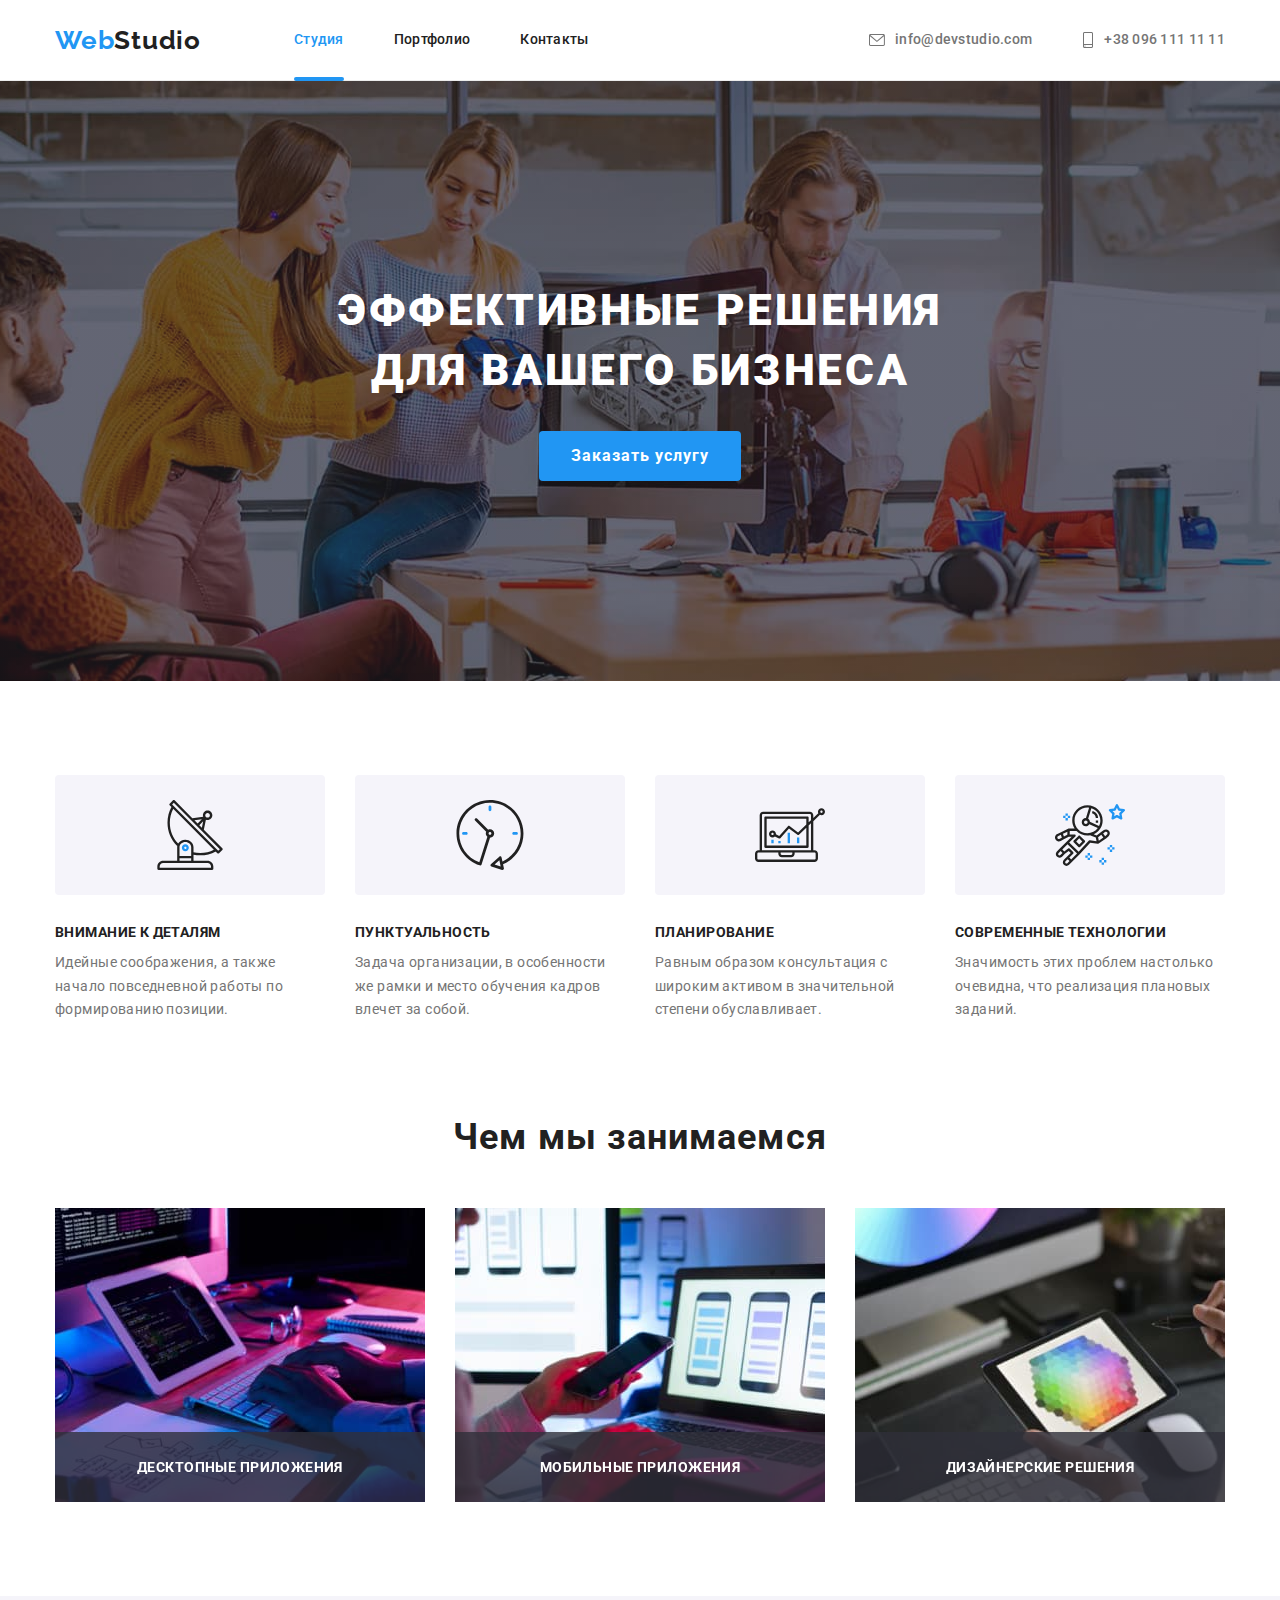
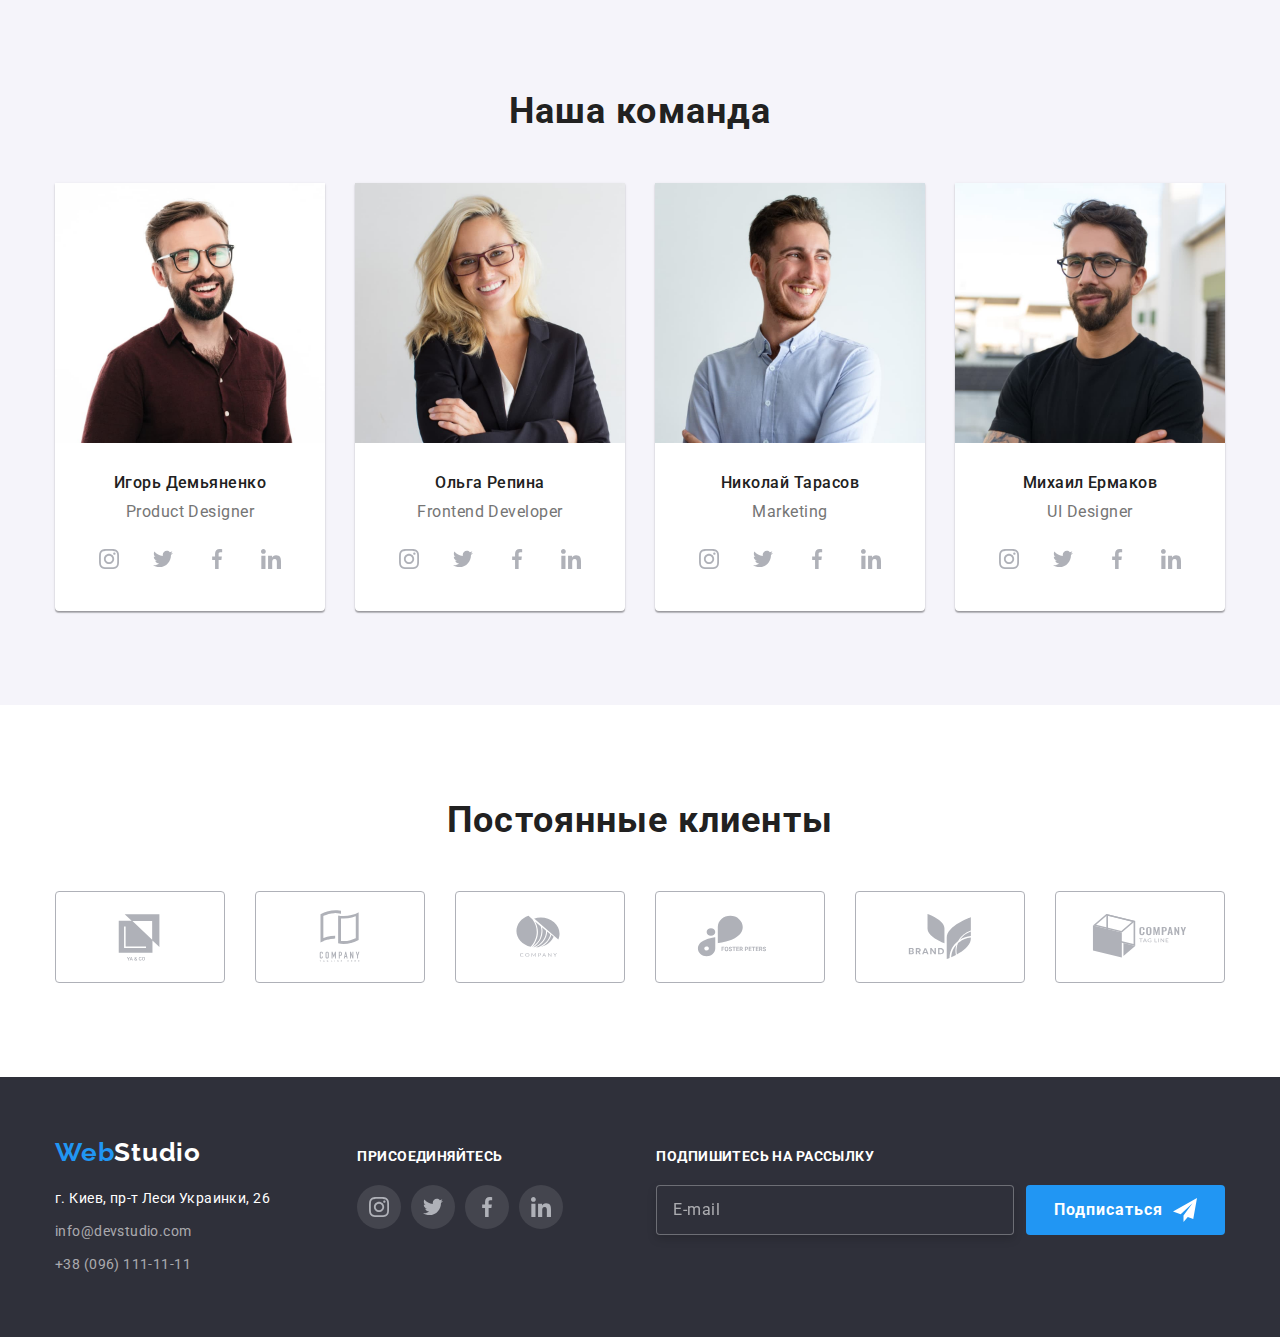
<file: index.html>
<!DOCTYPE html>
<html lang="ru">
  <head>
    <meta charset="UTF-8" />
    <meta http-equiv="X-UA-Compatible" content="IE=edge" />
    <meta name="viewport" content="width=device-width, initial-scale=1.0" />
    <title>Web Studio</title>
    <link rel="preconnect" href="https://fonts.googleapis.com" />
    <link rel="preconnect" href="https://fonts.gstatic.com" crossorigin />
    <link
      href="https://fonts.googleapis.com/css2?family=Raleway:wght@700&family=Roboto:wght@400;500;700;900&display=swap"
      rel="stylesheet"
    />
    <link
      rel="stylesheet"
      href="https://cdnjs.cloudflare.com/ajax/libs/modern-normalize/1.1.0/modern-normalize.min.css"
    />
    <link rel="stylesheet" href="./css/styles.css" />
  </head>

  <body>
    <header class="header">
      <div class="container main-nav">
        <nav class="nav">
          <!-- Додав лого -->

          <a class="logo link" href="./index.html"> Web<span class="logo-accent">Studio</span></a>
          <!-- Додав навігацію -->

          <ul class="site-nav list">
            <li class="site-nav-item"><a href="./index.html" class="link current">Студия</a></li>
            <li class="site-nav-item"><a href="./portfolio.html" class="link">Портфолио</a></li>
            <li class="site-nav-item"><a href="" class="link">Контакты</a></li>
          </ul>
        </nav>

        <ul class="contacts-header list">
          <li class="contacts-header-item">
            <a class="contacts link icon" href="mailto:info@devstudio.com">
              <svg class="icon-mail">
                <use href="./images/svg/symbol-defs.svg#icon-mail"></use>
              </svg>
              info@devstudio.com</a
            >
          </li>
          <li class="contacts-header-item">
            <a class="contacts link icon" href="tel:+380961111111">
              <svg class="icon-smartphone">
                <use href="./images/svg/symbol-defs.svg#icon-smartphone"></use>
              </svg>
              +38 096 111 11 11</a
            >
          </li>
        </ul>
      </div>
    </header>

    <main>
      <!-- Блок герой -->
      <section class="hero">
        <div class="container">
          <h1 class="hero-title">
            Эффективные решения <br />
            для вашего бизнеса
          </h1>
          <button class="hero-btn" data-modal-open type="button">Заказать услугу</button>
        </div>

        <div class="backdrop is-hidden" data-modal>
          <div class="modal">
            <button class="modal-close" data-modal-close>
              <svg width="11px" height="11px">
                <use href="./images/svg/symbol-defs.svg#icon-close"></use>
              </svg>
            </button>

            <form>
              <b class="form-title">Оставьте свои данные, мы вам перезвоним</b>

              <ul class="form-list">
                <li class="form-item">
                  <label class="form-label" for="user-name">Имя</label>
                  <input class="form-input" type="text" name="name" id="user-name" />
                  <svg class="form-icon" width="18px" height="18px">
                    <use href="./images/svg/icons.svg#icon-user"></use>
                  </svg>
                </li>

                <li class="form-item">
                  <label class="form-label" for="user-tel">Телефон</label>
                  <input class="form-input" type="tel" name="tel" id="user-tel" />
                  <svg class="form-icon" width="18px" height="18px">
                    <use href="./images/svg/icons.svg#icon-tel"></use>
                  </svg>
                </li>

                <li class="form-item">
                  <label class="form-label" for="user-email">Почта</label>
                  <input class="form-input" type="email" name="email" id="user-email" />
                  <svg class="form-icon" width="18px" height="18px">
                    <use href="./images/svg/icons.svg#icon-email"></use>
                  </svg>
                </li>

                <li class="form-item">
                  <label class="form-label" for="user-coment">Коментарий</label>
                  <textarea
                    class="form-input user-coment"
                    name="coment"
                    id="user-coment"
                    placeholder="Введите текст"
                  ></textarea>
                </li>
              </ul>

              <div class="form-checkbox">
                <label class="checkbox-label">
                  <input class="checkbox" type="checkbox" name="agree" />
                  <span class="checkbox-icon"></span>
                  Соглашаюсь с рассылкой и принимаю &nbsp;<a href="#"> Условия договора</a>
                </label>
              </div>

              <button class="form-btn" type="submit">Отправить</button>
            </form>
          </div>
        </div>
      </section>

      <!-- Наші переваги -->
      <section class="section">
        <div class="container">
          <h2 class="visually-hidden">Преимущества студии</h2>

          <ul class="advantages list">
            <li class="advantages-item">
              <div class="icon-wrapper">
                <svg width="70" height="70">
                  <use href="./images/svg/symbol-defs.svg#icon-antenna"></use>
                </svg>
              </div>

              <h3 class="advantages-title">Внимание к деталям</h3>
              <p class="advantages-text">
                Идейные соображения, а также начало повседневной работы по формированию позиции.
              </p>
            </li>

            <li class="advantages-item">
              <div class="icon-wrapper">
                <svg width="70" height="70">
                  <use href="./images/svg/symbol-defs.svg#icon-clock"></use>
                </svg>
              </div>

              <h3 class="advantages-title">Пунктуальность</h3>
              <p class="advantages-text">
                Задача организации, в особенности же рамки и место обучения кадров влечет за собой.
              </p>
            </li>
            <li class="advantages-item">
              <div class="icon-wrapper">
                <svg width="70" height="70">
                  <use href="./images/svg/symbol-defs.svg#icon-diagram"></use>
                </svg>
              </div>

              <h3 class="advantages-title">Планирование</h3>
              <p class="advantages-text">
                Равным образом консультация с широким активом в значительной степени обуславливает.
              </p>
            </li>
            <li class="advantages-item">
              <div class="icon-wrapper">
                <svg width="70" height="70">
                  <use href="./images/svg/symbol-defs.svg#icon-astronaut"></use>
                </svg>
              </div>
              <h3 class="advantages-title">Современные технологии</h3>
              <p class="advantages-text">
                Значимость этих проблем настолько очевидна, что реализация плановых заданий.
              </p>
            </li>
          </ul>
        </div>
      </section>

      <!-- Чим ми займаємось -->
      <section class="section no-padding">
        <div class="container">
          <h2 class="work-title">Чем мы занимаемся</h2>
          <ul class="work list">
            <li class="work-item">
              <div class="work-wrapper">
                <img class="img" src="./images/studio/work/img1.jpg" alt="Десктопные приложения" width="370" />
                <p class="label">Десктопные приложения</p>
              </div>
            </li>
            <li class="work-item">
              <div class="work-wrapper">
                <img class="img" src="./images/studio/work/img2.jpg" alt="Мобильные приложения" width="370" />
                <p class="label">Мобильные приложения</p>
              </div>
            </li>
            <li class="work-item">
              <div class="work-wrapper">
                <img class="img" src="./images/studio/work/img3.jpg" alt="Дизайнерские решения" width="370" />
                <p class="label">Дизайнерские решения</p>
              </div>
            </li>
          </ul>
        </div>
      </section>

      <!-- Наша команда -->
      <section class="section another-color">
        <div class="container">
          <h2 class="team-title">Наша команда</h2>
          <ul class="team list">
            <li class="team-card">
              <img class="img" src="./images/studio/team/igor.jpg" alt="Игорь Демьяненко" width="270" />

              <div class="team-caption">
                <h3 class="team-subtitle">Игорь Демьяненко</h3>
                <p class="text">Product Designer</p>
                <ul class="social-list">
                  <li class="social-link-item">
                    <a class="social-link" href="#">
                      <svg class="social-icon" width="20" height="20">
                        <use href="./images/svg/symbol-defs.svg#icon-instagram"></use></svg
                    ></a>
                  </li>
                  <li class="social-link-item">
                    <a class="social-link" href="#">
                      <svg class="social-icon" width="20" height="20">
                        <use href="./images/svg/symbol-defs.svg#icon-twitter"></use></svg
                    ></a>
                  </li>
                  <li class="social-link-item">
                    <a class="social-link" href="#">
                      <svg class="social-icon" width="20" height="20">
                        <use href="./images/svg/symbol-defs.svg#icon-facebook"></use></svg
                    ></a>
                  </li>
                  <li class="social-link-item">
                    <a class="social-link" href="#">
                      <svg class="social-icon" width="20" height="20">
                        <use href="./images/svg/symbol-defs.svg#icon-linkedin"></use></svg
                    ></a>
                  </li>
                </ul>
              </div>
            </li>
            <li class="team-card">
              <img class="img" src="./images/studio/team/olga.jpg" alt="Ольга Репина" width="270" />

              <div class="team-caption">
                <h3 class="team-subtitle">Ольга Репина</h3>
                <p class="text">Frontend Developer</p>
                <ul class="social-list">
                  <li class="social-link-item">
                    <a class="social-link" href="#">
                      <svg class="social-icon" width="20" height="20">
                        <use href="./images/svg/symbol-defs.svg#icon-instagram"></use></svg
                    ></a>
                  </li>
                  <li class="social-link-item">
                    <a class="social-link" href="#">
                      <svg class="social-icon" width="20" height="20">
                        <use href="./images/svg/symbol-defs.svg#icon-twitter"></use></svg
                    ></a>
                  </li>
                  <li class="social-link-item">
                    <a class="social-link" href="#">
                      <svg class="social-icon" width="20" height="20">
                        <use href="./images/svg/symbol-defs.svg#icon-facebook"></use></svg
                    ></a>
                  </li>
                  <li class="social-link-item">
                    <a class="social-link" href="#">
                      <svg class="social-icon" width="20" height="20">
                        <use href="./images/svg/symbol-defs.svg#icon-linkedin"></use></svg
                    ></a>
                  </li>
                </ul>
              </div>
            </li>
            <li class="team-card">
              <img class="img" src="./images/studio/team/nick.jpg" alt="Николай Тарасов" width="270" />

              <div class="team-caption">
                <h3 class="team-subtitle">Николай Тарасов</h3>
                <p class="text">Marketing</p>
                <ul class="social-list">
                  <li class="social-link-item">
                    <a class="social-link" href="#">
                      <svg class="social-icon" width="20" height="20">
                        <use href="./images/svg/symbol-defs.svg#icon-instagram"></use></svg
                    ></a>
                  </li>
                  <li class="social-link-item">
                    <a class="social-link" href="#">
                      <svg class="social-icon" width="20" height="20">
                        <use href="./images/svg/symbol-defs.svg#icon-twitter"></use></svg
                    ></a>
                  </li>
                  <li class="social-link-item">
                    <a class="social-link" href="#">
                      <svg class="social-icon" width="20" height="20">
                        <use href="./images/svg/symbol-defs.svg#icon-facebook"></use></svg
                    ></a>
                  </li>
                  <li class="social-link-item">
                    <a class="social-link" href="#">
                      <svg class="social-icon" width="20" height="20">
                        <use href="./images/svg/symbol-defs.svg#icon-linkedin"></use></svg
                    ></a>
                  </li>
                </ul>
              </div>
            </li>
            <li class="team-card">
              <img class="img" src="./images/studio/team/mihail.jpg" alt="Михаил Ермаков" width="270" />

              <div class="team-caption">
                <h3 class="team-subtitle">Михаил Ермаков</h3>
                <p class="text">UI Designer</p>
                <ul class="social-list">
                  <li class="social-link-item">
                    <a class="social-link" href="#">
                      <svg class="social-icon" width="20" height="20">
                        <use href="./images/svg/symbol-defs.svg#icon-instagram"></use></svg
                    ></a>
                  </li>
                  <li class="social-link-item">
                    <a class="social-link" href="#">
                      <svg class="social-icon" width="20" height="20">
                        <use href="./images/svg/symbol-defs.svg#icon-twitter"></use></svg
                    ></a>
                  </li>
                  <li class="social-link-item">
                    <a class="social-link" href="#">
                      <svg class="social-icon" width="20" height="20">
                        <use href="./images/svg/symbol-defs.svg#icon-facebook"></use></svg
                    ></a>
                  </li>
                  <li class="social-link-item">
                    <a class="social-link" href="#">
                      <svg class="social-icon" width="20" height="20">
                        <use href="./images/svg/symbol-defs.svg#icon-linkedin"></use></svg
                    ></a>
                  </li>
                </ul>
              </div>
            </li>
          </ul>
        </div>
      </section>

      <!-- Постійні клієнти -->
      <section class="section">
        <div class="container">
          <h2 class="clients-title">Постоянные клиенты</h2>
          <ul class="clients list">
            <li class="clients-item">
              <a class="client-link" href="#">
                <svg class="client-logo" width="106" height="60">
                  <use href="./images/svg/symbol-defs.svg#icon-logo1"></use>
                </svg>
              </a>
            </li>
            <li class="clients-item">
              <a class="client-link" href="#"
                ><svg width="106" height="60">
                  <use href="./images/svg/symbol-defs.svg#icon-logo2"></use>
                </svg>
              </a>
            </li>
            <li class="clients-item">
              <a class="client-link" href="#">
                <svg width="106" height="60">
                  <use href="./images/svg/symbol-defs.svg#icon-logo3"></use>
                </svg>
              </a>
            </li>
            <li class="clients-item">
              <a class="client-link" href="#">
                <svg width="106" height="60">
                  <use href="./images/svg/symbol-defs.svg#icon-logo4"></use>
                </svg>
              </a>
            </li>
            <li class="clients-item">
              <a class="client-link" href="#">
                <svg width="106" height="60">
                  <use href="./images/svg/symbol-defs.svg#icon-logo5"></use>
                </svg>
              </a>
            </li>
            <li class="clients-item">
              <a class="client-link" href="#">
                <svg width="106" height="60">
                  <use href="./images/svg/symbol-defs.svg#icon-logo6"></use>
                </svg>
              </a>
            </li>
          </ul>
        </div>
      </section>
    </main>

    <!-- Футер -->
    <footer class="footer">
      <div class="container footer-flex">
        <div class="adress-wrapper">
          <a class="logo link" href="./index.html"> Web<span class="logo-accent">Studio</span> </a>
          <address>
            <ul class="contacts-footer list">
              <li class="item">
                <a
                  href="https://www.google.com/maps/place/%D0%B1%D1%83%D0%BB%D1%8C%D0%B2%D0%B0%D1%80+%D0%9B%D0%B5%D1%81%D1%96+%D0%A3%D0%BA%D1%80%D0%B0%D1%97%D0%BD%D0%BA%D0%B8,+26,+%D0%9A%D0%B8%D1%97%D0%B2,+02000/@50.4265807,30.5361971,17z/data=!4m5!3m4!1s0x40d4cf0e033ecbe9:0x57a4dffefec77da0!8m2!3d50.4265807!4d30.5383858"
                  class="contacts-footer link map"
                  >г. Киев, пр-т Леси Украинки, 26</a
                >
              </li>
              <li class="item">
                <a class="contacts-footer link mail" href="mailto:info@devstudio.com">info@devstudio.com</a>
              </li>
              <li class="item">
                <a class="contacts-footer link phone" href="tel:+80961111111">+38 (096) 111-11-11</a>
              </li>
            </ul>
          </address>
        </div>
        <div class="join-us">
          <b class="join-us-title">присоединяйтесь</b>
          <ul class="wrapper-join-us">
            <li class="footer-social-link">
              <a class="social-link" href="#">
                <svg class="social-icon" width="20" height="20">
                  <use href="./images/svg/symbol-defs.svg#icon-instagram"></use></svg
              ></a>
            </li>
            <li class="footer-social-link">
              <a class="social-link" href="#">
                <svg class="social-icon" width="20" height="20">
                  <use href="./images/svg/symbol-defs.svg#icon-twitter"></use></svg
              ></a>
            </li>
            <li class="footer-social-link">
              <a class="social-link" href="#">
                <svg class="social-icon" width="20" height="20">
                  <use href="./images/svg/symbol-defs.svg#icon-facebook"></use></svg
              ></a>
            </li>
            <li class="footer-social-link">
              <a class="social-link" href="#">
                <svg class="social-icon" width="20" height="20">
                  <use href="./images/svg/symbol-defs.svg#icon-linkedin"></use></svg
              ></a>
            </li>
          </ul>
        </div>
        <div class="mailing">
          <b class="mailing-title">Подпишитесь на рассылку</b>

          <form class="footer-form">
            <input class="footer-form-input" type="email" name="email" id="footer-user-email" placeholder="E-mail" />
            <button class="footer-form-btn" type="submit">
              Подписаться
              <svg class="icon-send" width="24" height="24">
                <use href="./images/svg/icons.svg#icon-send"></use>
              </svg>
            </button>
          </form>
        </div>
      </div>
    </footer>

    <script src="./js/modal.js"></script>
  </body>
</html>
</file>
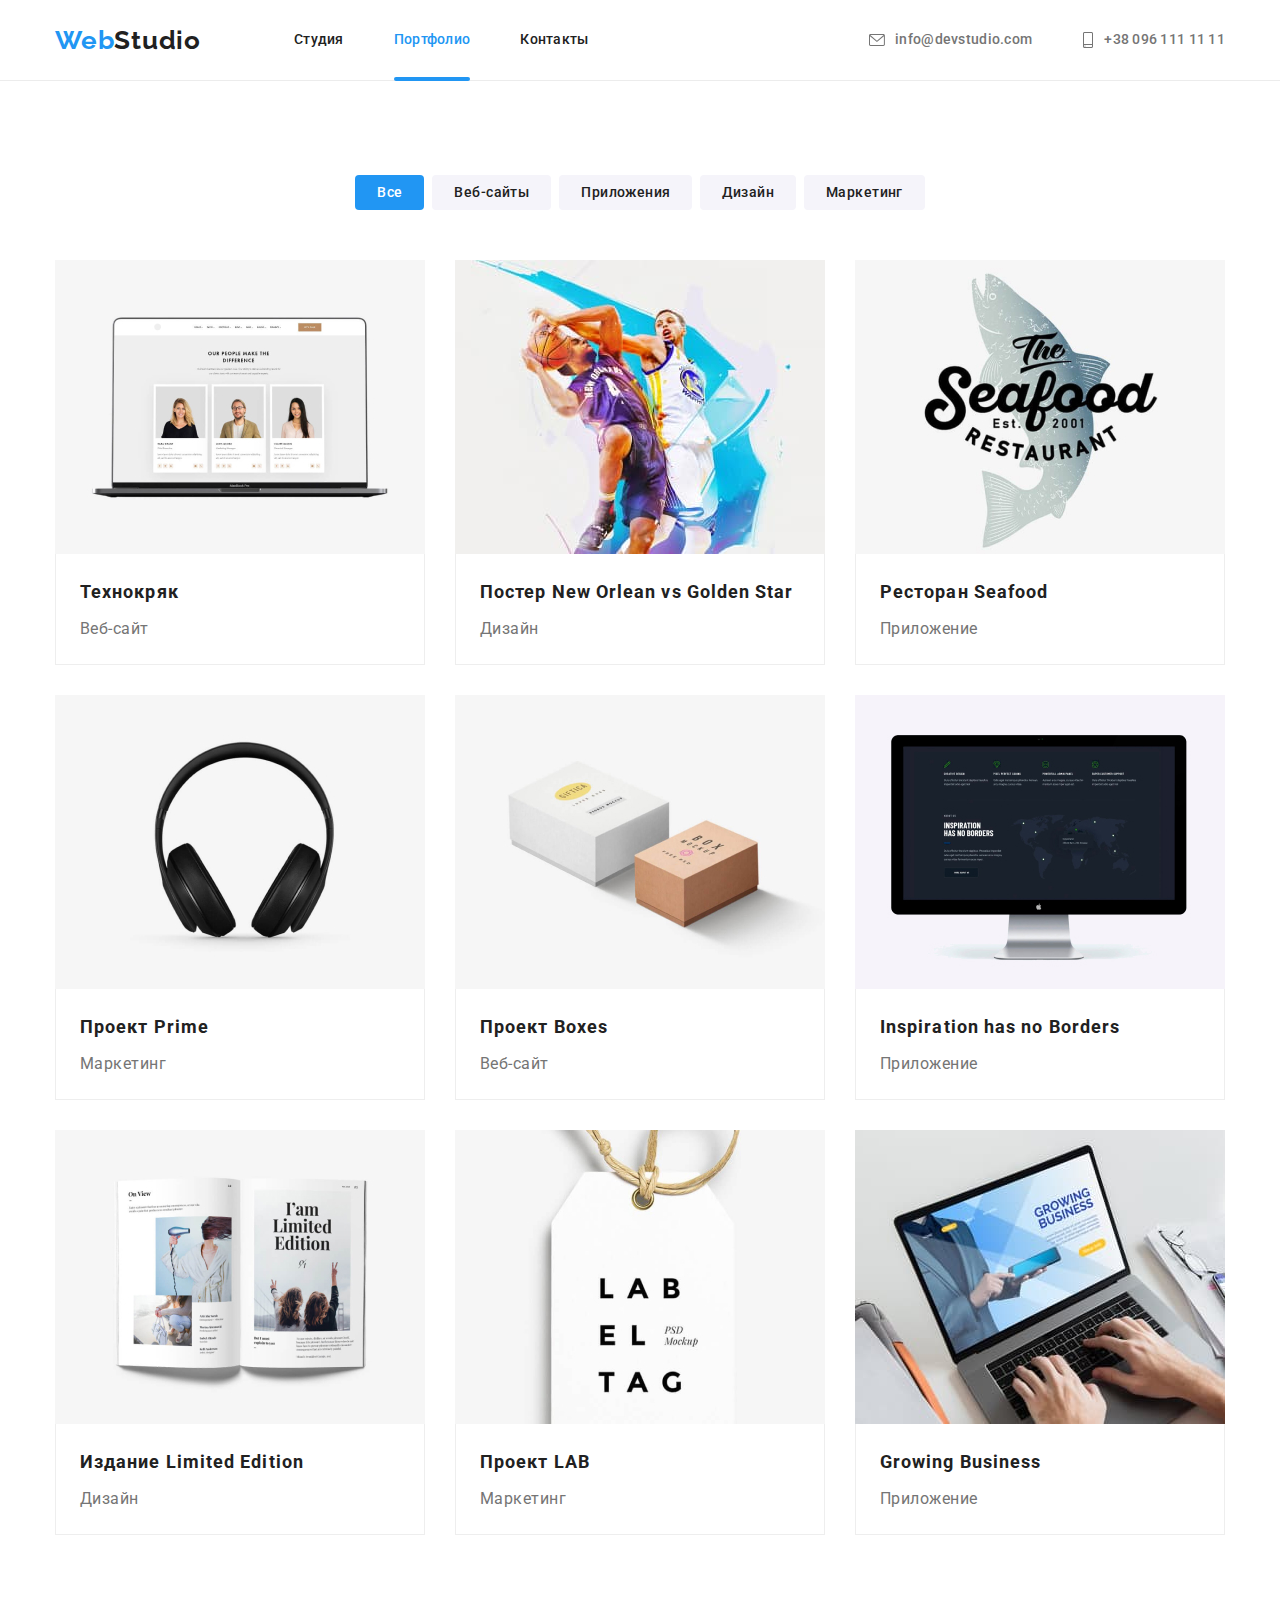
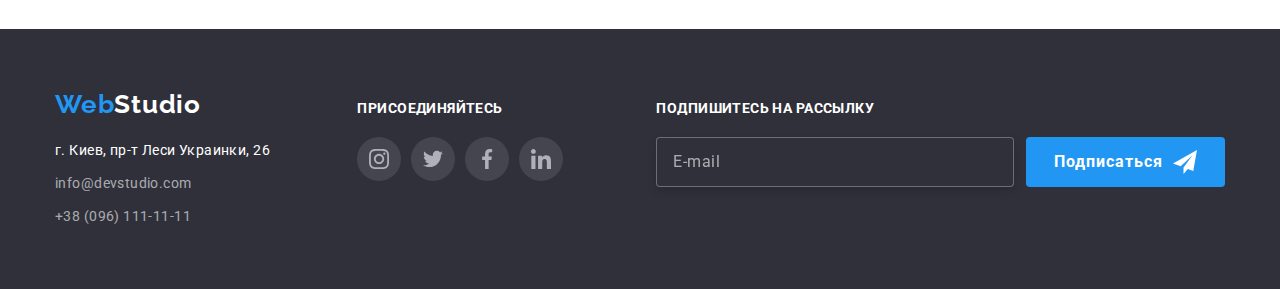
<file: portfolio.html>
<!DOCTYPE html>
<html lang="ru">
  <head>
    <meta charset="UTF-8" />
    <meta http-equiv="X-UA-Compatible" content="IE=edge" />
    <meta name="viewport" content="width=device-width, initial-scale=1.0" />
    <title>Portfolio</title>
    <link rel="preconnect" href="https://fonts.googleapis.com" />
    <link rel="preconnect" href="https://fonts.gstatic.com" crossorigin />
    <link
      href="https://fonts.googleapis.com/css2?family=Raleway:wght@700&family=Roboto:wght@400;500;700;900&display=swap"
      rel="stylesheet"
    />
    <link
      rel="stylesheet"
      href="https://cdnjs.cloudflare.com/ajax/libs/modern-normalize/1.1.0/modern-normalize.min.css"
    />
    <link rel="stylesheet" href="./css/styles.css" />
  </head>
  <body>
    <header class="header">
      <div class="container main-nav">
        <nav class="nav">
          <!-- Додав лого -->

          <a class="logo link" href="./index.html"> Web<span class="logo-accent">Studio</span></a>
          <!-- Додав навігацію -->

          <ul class="site-nav list">
            <li class="site-nav-item"><a href="./index.html" class="link">Студия</a></li>
            <li class="site-nav-item"><a href="./portfolio.html" class="link current">Портфолио</a></li>
            <li class="site-nav-item"><a href="" class="link">Контакты</a></li>
          </ul>
        </nav>

        <ul class="contacts-header list">
          <li class="contacts-header-item">
            <a class="contacts link icon" href="mailto:info@devstudio.com">
              <svg class="icon-mail">
                <use href="./images/svg/symbol-defs.svg#icon-mail"></use>
              </svg>
              info@devstudio.com</a
            >
          </li>
          <li class="contacts-header-item">
            <a class="contacts link icon" href="tel:+380961111111">
              <svg class="icon-smartphone">
                <use href="./images/svg/symbol-defs.svg#icon-smartphone"></use>
              </svg>
              +38 096 111 11 11</a
            >
          </li>
        </ul>
      </div>
    </header>

    <main>
      <!-- Портфоліо -->
      <section class="section">
        <div class="container">
          <h1 class="visually-hidden">Портфолио</h1>
          <ul class="filter list">
            <li class="filter-items"><button class="filter-btn active" type="button">Все</button></li>
            <li class="filter-items"><button class="filter-btn" type="button">Веб-сайты</button></li>
            <li class="filter-items"><button class="filter-btn" type="button">Приложения</button></li>
            <li class="filter-items"><button class="filter-btn" type="button">Дизайн</button></li>
            <li class="filter-items"><button class="filter-btn" type="button">Маркетинг</button></li>
          </ul>

          <ul class="portfolio-list list">
            <li class="portfolio-item">
              <a href="#" class="portfolio-link">
                <div class="overlay-box">
                  <img
                    class="portfolio-img"
                    src="./images/portfolio/portfolio-img1.jpg"
                    alt="Веб-сайт Технокряк"
                    width="370"
                  />
                  <div class="overlay">
                    <p class="overlay-text">
                      Ресурс предлагает комплексные предложения с разным уровнем функционала и сервисов. Все это
                      позволит посетителю получить исчерпывающие сведения о компании или частном лице.
                    </p>
                  </div>
                </div>
                <div class="portfolio-caption">
                  <h2 class="portfolio-subtitle">Технокряк</h2>
                  <p class="portfolio-text">Веб-сайт</p>
                </div>
              </a>
            </li>

            <li class="portfolio-item">
              <a href="#" class="portfolio-link">
                <div class="overlay-box">
                  <img
                    class="portfolio-img"
                    src="./images/portfolio/portfolio-img2.jpg"
                    alt="Дизайн Постера New Orlean vs Golden Star"
                    width="370"
                  />
                  <div class="overlay">
                    <p class="overlay-text">
                      Ресурс предлагает комплексные предложения с разным уровнем функционала и сервисов. Все это
                      позволит посетителю получить исчерпывающие сведения о компании или частном лице.
                    </p>
                  </div>
                </div>
                <div class="portfolio-caption">
                  <h2 class="portfolio-subtitle">Постер New Orlean vs Golden Star</h2>
                  <p class="portfolio-text">Дизайн</p>
                </div>
              </a>
            </li>

            <li class="portfolio-item">
              <a href="#" class="portfolio-link">
                <div class="overlay-box">
                  <img
                    class="portfolio-img"
                    src="./images/portfolio/portfolio-img3.jpg"
                    alt="Приложение Ресторана Seafood"
                    width="370"
                  />
                  <div class="overlay">
                    <p class="overlay-text">
                      Ресурс предлагает комплексные предложения с разным уровнем функционала и сервисов. Все это
                      позволит посетителю получить исчерпывающие сведения о компании или частном лице.
                    </p>
                  </div>
                </div>
                <div class="portfolio-caption">
                  <h2 class="portfolio-subtitle">Ресторан Seafood</h2>
                  <p class="portfolio-text">Приложение</p>
                </div>
              </a>
            </li>

            <li class="portfolio-item">
              <a href="#" class="portfolio-link">
                <div class="overlay-box">
                  <img
                    class="portfolio-img"
                    src="./images/portfolio/portfolio-img4.jpg"
                    alt="Маркетинг Проекта Prime"
                    width="370"
                  />
                  <div class="overlay">
                    <p class="overlay-text">
                      Ресурс предлагает комплексные предложения с разным уровнем функционала и сервисов. Все это
                      позволит посетителю получить исчерпывающие сведения о компании или частном лице.
                    </p>
                  </div>
                </div>
                <div class="portfolio-caption">
                  <h2 class="portfolio-subtitle">Проект Prime</h2>
                  <p class="portfolio-text">Маркетинг</p>
                </div>
              </a>
            </li>

            <li class="portfolio-item">
              <a href="#" class="portfolio-link">
                <div class="overlay-box">
                  <img
                    class="portfolio-img"
                    src="./images/portfolio/portfolio-img5.jpg"
                    alt="Веб-сайт Проекта Boxes"
                    width="370"
                  />
                  <div class="overlay">
                    <p class="overlay-text">
                      Ресурс предлагает комплексные предложения с разным уровнем функционала и сервисов. Все это
                      позволит посетителю получить исчерпывающие сведения о компании или частном лице.
                    </p>
                  </div>
                </div>
                <div class="portfolio-caption">
                  <h2 class="portfolio-subtitle">Проект Boxes</h2>
                  <p class="portfolio-text">Веб-сайт</p>
                </div>
              </a>
            </li>

            <li class="portfolio-item">
              <a href="#" class="portfolio-link">
                <div class="overlay-box">
                  <img
                    class="portfolio-img"
                    src="./images/portfolio/portfolio-img6.jpg"
                    alt="Приложение Inspiration has no Borders"
                    width="370"
                  />
                  <div class="overlay">
                    <p class="overlay-text">
                      Ресурс предлагает комплексные предложения с разным уровнем функционала и сервисов. Все это
                      позволит посетителю получить исчерпывающие сведения о компании или частном лице.
                    </p>
                  </div>
                </div>
                <div class="portfolio-caption">
                  <h2 class="portfolio-subtitle">Inspiration has no Borders</h2>
                  <p class="portfolio-text">Приложение</p>
                </div>
              </a>
            </li>

            <li class="portfolio-item">
              <a href="#" class="portfolio-link">
                <div class="overlay-box">
                  <img
                    class="portfolio-img"
                    src="./images/portfolio/portfolio-img7.jpg"
                    alt="Дизайн Издания Limited Edition"
                    width="370"
                  />
                  <div class="overlay">
                    <p class="overlay-text">
                      Ресурс предлагает комплексные предложения с разным уровнем функционала и сервисов. Все это
                      позволит посетителю получить исчерпывающие сведения о компании или частном лице.
                    </p>
                  </div>
                </div>
                <div class="portfolio-caption">
                  <h2 class="portfolio-subtitle">Издание Limited Edition</h2>
                  <p class="portfolio-text">Дизайн</p>
                </div>
              </a>
            </li>

            <li class="portfolio-item">
              <a href="#" class="portfolio-link">
                <div class="overlay-box">
                  <img
                    class="portfolio-img"
                    src="./images/portfolio/portfolio-img8.jpg"
                    alt="Маркетинг Проекта LAB"
                    width="370"
                  />
                  <div class="overlay">
                    <p class="overlay-text">
                      Ресурс предлагает комплексные предложения с разным уровнем функционала и сервисов. Все это
                      позволит посетителю получить исчерпывающие сведения о компании или частном лице.
                    </p>
                  </div>
                </div>
                <div class="portfolio-caption">
                  <h2 class="portfolio-subtitle">Проект LAB</h2>
                  <p class="portfolio-text">Маркетинг</p>
                </div>
              </a>
            </li>

            <li class="portfolio-item">
              <a href="#" class="portfolio-link">
                <div class="overlay-box">
                  <img
                    class="portfolio-img"
                    src="./images/portfolio/portfolio-img9.jpg"
                    alt="Приложение Growing Business"
                    width="370"
                  />
                  <div class="overlay">
                    <p class="overlay-text">
                      Ресурс предлагает комплексные предложения с разным уровнем функционала и сервисов. Все это
                      позволит посетителю получить исчерпывающие сведения о компании или частном лице.
                    </p>
                  </div>
                </div>
                <div class="portfolio-caption">
                  <h2 class="portfolio-subtitle">Growing Business</h2>
                  <p class="portfolio-text">Приложение</p>
                </div>
              </a>
            </li>
          </ul>
        </div>
      </section>
    </main>

    <!-- Футер -->
    <footer class="footer">
      <div class="container footer-flex">
        <div class="adress-wrapper">
          <a class="logo link" href="./index.html"> Web<span class="logo-accent">Studio</span> </a>
          <address>
            <ul class="contacts-footer list">
              <li class="item">
                <a
                  href="https://www.google.com/maps/place/%D0%B1%D1%83%D0%BB%D1%8C%D0%B2%D0%B0%D1%80+%D0%9B%D0%B5%D1%81%D1%96+%D0%A3%D0%BA%D1%80%D0%B0%D1%97%D0%BD%D0%BA%D0%B8,+26,+%D0%9A%D0%B8%D1%97%D0%B2,+02000/@50.4265807,30.5361971,17z/data=!4m5!3m4!1s0x40d4cf0e033ecbe9:0x57a4dffefec77da0!8m2!3d50.4265807!4d30.5383858"
                  class="contacts-footer link map"
                  >г. Киев, пр-т Леси Украинки, 26</a
                >
              </li>
              <li class="item">
                <a class="contacts-footer link mail" href="mailto:info@devstudio.com">info@devstudio.com</a>
              </li>
              <li class="item">
                <a class="contacts-footer link phone" href="tel:+80961111111">+38 (096) 111-11-11</a>
              </li>
            </ul>
          </address>
        </div>
        <div class="join-us">
          <b class="join-us-title">присоединяйтесь</b>
          <ul class="wrapper-join-us">
            <li class="footer-social-link">
              <a class="social-link" href="#">
                <svg class="social-icon" width="20" height="20">
                  <use href="./images/svg/symbol-defs.svg#icon-instagram"></use></svg
              ></a>
            </li>
            <li class="footer-social-link">
              <a class="social-link" href="#">
                <svg class="social-icon" width="20" height="20">
                  <use href="./images/svg/symbol-defs.svg#icon-twitter"></use></svg
              ></a>
            </li>
            <li class="footer-social-link">
              <a class="social-link" href="#">
                <svg class="social-icon" width="20" height="20">
                  <use href="./images/svg/symbol-defs.svg#icon-facebook"></use></svg
              ></a>
            </li>
            <li class="footer-social-link">
              <a class="social-link" href="#">
                <svg class="social-icon" width="20" height="20">
                  <use href="./images/svg/symbol-defs.svg#icon-linkedin"></use></svg
              ></a>
            </li>
          </ul>
        </div>
        <div class="mailing">
          <b class="mailing-title">Подпишитесь на рассылку</b>

          <form class="footer-form">
            <input class="footer-form-input" type="email" name="email" id="footer-user-email" placeholder="E-mail" />
            <button class="footer-form-btn" type="submit">
              Подписаться
              <svg class="icon-send" width="24" height="24">
                <use href="./images/svg/icons.svg#icon-send"></use>
              </svg>
            </button>
          </form>
        </div>
      </div>
    </footer>
  </body>
</html>
</file>
<file: css/styles.css>
:root {
  /*========== Кольори ==========*/
  --primary-color: #2196f3;
  --secondary-color: #f5f4fa;
  --container-color: #f5f4fa;
  --footer-color: #2f303a;
  --text-color: #212121;
  --text-color-light: #757575;
  --text-color-white: #ffffff;
  --header-border: #ececec;
  --hero-btn-hover: #188ce8;
  --social-link-color: #afb1b8;

  /*========== font  ========*/
  --body-font: 'Roboto', sans-serif;
  --logo-font: 'Raleway', sans-serif;

  /*========== font size ==========*/
  --logo-font-size: 26px;
  --h1-font-size: 44px;
  --h2-font-size: 36px;
  --h3-font-size: 14px;
  --p-font-size: 14px;
}

body {
  font-family: var(--body-font), sans-serif;
  color: var(--text-color);
}

/* *Скинути маржини і падінги для h, p, ul */
h1,
h2,
h3,
p,
ul {
  margin: 0;
  padding: 0;
}

/* *стиль header */
.header {
  border-bottom: 1px solid var(--header-border);
}

.container {
  width: 1200px;
  margin: 0 auto;
  padding-left: 15px;
  padding-right: 15px;
}

.main-nav {
  display: flex;
}

.nav {
  display: flex;
  align-items: center;
}

.logo {
  margin-right: 93px;

  color: var(--primary-color);
  font-family: var(--logo-font), sans-serif;
  font-size: var(--logo-font-size);
  font-weight: 700;
  line-height: 1.17;
  letter-spacing: 0.03em;
}

.link {
  text-decoration: none;
}

.logo-accent {
  color: var(--text-color);
}

.site-nav {
  display: flex;
}

.site-nav-item:not(:last-child) {
  margin-right: 50px;
}

.site-nav .link {
  position: relative;
  display: block;
  padding-top: 32px;
  padding-bottom: 32px;

  color: var(--text-color);
  font-size: var(--p-font-size);
  font-weight: 500;
  line-height: 1.14;
  letter-spacing: 0.02em;

  transition: color 250ms cubic-bezier(0.4, 0, 0.2, 1);
}

.current::after {
  content: '';
  position: absolute;
  bottom: -1px;
  left: 0;

  height: 4px;
  width: 100%;

  background: var(--primary-color);
  border-radius: 2px;
}

.site-nav .link:hover,
.site-nav .link:focus {
  color: var(--primary-color);
}

.list {
  list-style: none;
}

.link.current {
  color: var(--primary-color);
}

.contacts-header {
  display: flex;
  align-items: center;
  margin-left: auto;
}

.contacts-header-item:last-child {
  margin-left: 50px;
}

.contacts {
  color: var(--text-color-light);
  font-size: var(--p-font-size);
  font-weight: 500;
  line-height: 1.14;
  letter-spacing: 0.02em;

  transition-property: color;
  transition-duration: 250ms;
  transition-timing-function: cubic-bezier(0.4, 0, 0.2, 1);
}

.contacts:hover,
.contacts:focus {
  color: var(--primary-color);
}

.icon {
  display: flex;
  align-items: center;
}

.icon-mail {
  width: 16px;
  height: 12px;
  margin-right: 10px;

  fill: currentColor;
}

.icon-smartphone {
  width: 12px;
  height: 16px;
  margin-right: 10px;

  fill: currentColor;
}
/* *стиль hero */

.hero {
  padding-top: 200px;
  padding-bottom: 200px;
  margin-left: auto;
  margin-right: auto;
  max-width: 1600px;

  text-align: center;

  background-image: linear-gradient(rgba(47, 48, 58, 0.4), rgba(47, 48, 58, 0.4)), url(../images/studio/hero/hero.jpg);
  background-repeat: no-repeat;
  background-size: cover;
  background-position: center;
}

.hero-title {
  margin-top: 0;
  margin-bottom: 30px;

  color: var(--text-color-white);
  font-size: var(--h1-font-size);
  font-weight: 900;
  text-transform: uppercase;
  letter-spacing: 0.06em;
  text-align: center;
  line-height: 1.36;
}

.hero-btn {
  margin-left: auto;
  margin-right: auto;
  padding: 10px 32px;

  color: var(--text-color-white);
  background-color: var(--primary-color);
  font-size: 16px;
  font-weight: 700;
  line-height: 1.875;
  letter-spacing: 0.06em;

  border: transparent;
  cursor: pointer;
  border-radius: 4px;

  transition: background-color 250ms cubic-bezier(0.4, 0, 0.2, 1);
}

.hero-btn:hover {
  background-color: var(--hero-btn-hover);
}

.backdrop {
  position: fixed;
  top: 0;
  left: 0;

  width: 100%;
  height: 100%;

  background-color: rgba(0, 0, 0, 0.2);
  opacity: 1;

  transition: opacity 250ms cubic-bezier(0.4, 0, 0.2, 1);
}

.backdrop.is-hidden {
  opacity: 0;
  pointer-events: none;
}

.backdrop.is-hidden .modal {
  transform: translate(-50%, -50%) scale(0.8);
}

.modal {
  position: absolute;
  left: 50%;
  top: 50%;
  transform: translate(-50%, -50%) scale(1);
  padding: 40px;

  width: 528px;
  height: 581px;

  background: #fff;
  box-shadow: 0px 1px 3px rgba(0, 0, 0, 0.12), 0px 1px 1px rgba(0, 0, 0, 0.14), 0px 2px 1px rgba(0, 0, 0, 0.2);
  border-radius: 4px;

  transition: transform 250ms cubic-bezier(0.4, 0, 0.2, 1);
}

.modal-close {
  position: absolute;
  top: 8px;
  right: 8px;
  display: flex;
  justify-content: center;
  align-items: center;
  width: 30px;
  height: 30px;

  border-radius: 50%;
  background-color: #fff;
  border: 1px solid rgba(0, 0, 0, 0.1);

  transition: border 250ms cubic-bezier(0.4, 0, 0.2, 1);
  cursor: pointer;
}

.modal-close:hover {
  fill: var(--primary-color);
}

.form-title {
  display: block;
  margin-bottom: 12px;
  font-size: 20px;
  line-height: 1.15;
  text-align: center;
  letter-spacing: 0.03em;
}

.form-list {
  margin-bottom: 20px;
  list-style: none;
}

.form-item {
  position: relative;
  margin-bottom: 10px;
  display: flex;
  flex-direction: column;
  text-align: left;
}

.form-item:last-child {
  margin-bottom: 0px;
}

.form-label {
  margin-bottom: 4px;
  font-style: normal;
  font-weight: 400;
  font-size: 12px;
  line-height: 1.1666;
  letter-spacing: 0.01em;

  color: var(--text-color-light);
}

.form-input {
  padding: 12px;
  padding-left: 42px;
  height: 40px;
  border: 1px solid rgba(33, 33, 33, 0.2);
  border-radius: 4px;

  transition: border 250ms cubic-bezier(0.4, 0, 0.2, 1);
}

.form-input:hover,
.form-input:focus {
  border: 1px solid var(--primary-color);
}

.form-icon {
  position: absolute;
  bottom: 12px;
  left: 15px;

  transition: fill 250ms cubic-bezier(0.4, 0, 0.2, 1);
}

.form-input:hover ~ .form-icon,
.form-input:focus ~ .form-icon {
  fill: var(--primary-color);
}

.user-coment {
  padding: 12px 16px;

  resize: none;
  height: 120px;

  font-style: normal;
  font-weight: 400;
  font-size: 12px;
  line-height: 1.1666;
  letter-spacing: 0.01em;
}

.form-checkbox {
  display: flex;
  align-items: center;
  justify-content: center;
  margin-bottom: 30px;
}

.checkbox {
  appearance: none;
  position: absolute;
}

.checkbox-label {
  display: flex;
  align-items: center;

  font-weight: 400;
  font-size: 14px;
  line-height: 1.714;
  letter-spacing: 0.03em;
  color: var(--text-color-light);
}

.checkbox-icon {
  margin-right: 10px;
  display: inline-block;
  width: 16px;
  height: 15px;
  border: 2px solid var(--text-color);
  border-radius: 3px;
}

.checkbox:checked + .checkbox-icon {
  border-color: var(--primary-color);
  fill: var(--primary-color);
  background-image: url(../images/svg/check.svg);
  background-size: contain;
  background-origin: border-box;
}

.form-btn {
  margin-left: auto;
  margin-right: auto;
  padding: 10px 0;
  padding-left: 56px;
  padding-right: 55px;

  color: var(--text-color-white);
  background-color: var(--primary-color);
  font-style: normal;
  font-weight: 700;
  font-size: 16px;
  line-height: 1.875;
  letter-spacing: 0.06em;

  border: transparent;
  cursor: pointer;
  border-radius: 4px;

  transition: background-color 250ms cubic-bezier(0.4, 0, 0.2, 1);
}

.form-btn:hover,
.form-bth:focus {
  background-color: var(--hero-btn-hover);
  box-shadow: 0px 4px 4px rgba(0, 0, 0, 0.15);
}

/* *стиль Наші переваги */

.section {
  padding-top: 94px;
  padding-bottom: 94px;
}

.visually-hidden {
  position: absolute;
  width: 1px;
  height: 1px;
  margin: -1px;
  border: 0;
  padding: 0;
  clip: rect(0 0 0 0);
  overflow: hidden;
}

.advantages {
  display: flex;
}

.advantages-item:not(:last-child) {
  margin-right: 30px;
}

.advantages-title {
  margin-bottom: 10px;

  font-size: var(--h3-font-size);
  font-weight: 700;
  line-height: 1.14;
  letter-spacing: 0.03em;
  text-transform: uppercase;
}
.advantages-text {
  margin-top: 0;
  margin-bottom: 0;

  color: var(--text-color-light);
  font-size: var(--p-font-size);
  font-weight: 400;
  line-height: 1.71;
  letter-spacing: 0.03em;
}

.icon-wrapper {
  display: flex;
  justify-content: center;
  align-items: center;
  margin-bottom: 30px;

  width: 270px;
  height: 120px;

  border-radius: 4px;
  background-color: var(--secondary-color);
}
/* *стиль Чим ми займаємось */

.no-padding {
  padding-top: 0;
}

.work-title {
  margin-bottom: 50px;

  font-size: var(--h2-font-size);
  font-weight: 700;
  line-height: 1.17;
  letter-spacing: 0.03em;
  text-align: center;
}

.work {
  display: flex;
}

.work-item:not(:last-child) {
  margin-right: 30px;
}

.work-wrapper {
  position: relative;
}

.label {
  position: absolute;
  display: block;
  bottom: 0;
  left: 0;
  margin: 0;
  width: 370px;
  height: 70px;
  display: flex;
  justify-content: center;
  align-items: center;

  font-weight: 700;
  font-size: 14px;
  line-height: 1.14;
  letter-spacing: 0.03em;
  text-transform: uppercase;
  color: var(--text-color-white);

  background-color: rgba(47, 48, 58, 0.8);
}

.img {
  display: block;
  max-width: 100%;
  height: auto;
}

/* *стиль Наша команда */

.another-color {
  background-color: var(--container-color);
}

.team-title {
  margin-top: 0;
  margin-bottom: 50px;

  font-size: var(--h2-font-size);
  font-weight: 700;
  line-height: 1.17;
  letter-spacing: 0.03em;
  text-align: center;
}

.team {
  display: flex;
}

.team-caption {
  padding: 30px 0;
}
.team-subtitle {
  margin-bottom: 10px;

  font-size: 16px;
  font-weight: 500;
  line-height: 1.1875;
  letter-spacing: 0.03em;
}

.text {
  margin-bottom: 16px;

  color: var(--text-color-light);
  font-size: 16px;
  font-weight: 400;
  line-height: 1.1875;
  letter-spacing: 0.03em;
}

.team-card {
  text-align: center;

  background-color: #fff;
  border-radius: 0px 0px 4px 4px;
  box-shadow: 0px 1px 3px rgba(0, 0, 0, 0.12), 0px 1px 1px rgba(0, 0, 0, 0.14), 0px 2px 1px rgba(0, 0, 0, 0.2);
}

.team-card:not(:last-child) {
  margin-right: 30px;
}

.social-list {
  display: flex;
  align-items: center;
  justify-content: center;
  list-style: none;
}

.social-link {
  display: flex;
  justify-content: center;
  align-items: center;
  width: 44px;
  height: 44px;
  color: var(--social-link-color);
  cursor: pointer;
  border-radius: 50%;

  transition: color 250ms cubic-bezier(0.4, 0, 0.2, 1), background-color 250ms cubic-bezier(0.4, 0, 0.2, 1),
    border-radius 250ms cubic-bezier(0.4, 0, 0.2, 1);
}

.social-link:hover,
.social-link:focus {
  color: var(--text-color-white);
  background-color: var(--primary-color);
}

.social-link-item:not(:last-child) {
  margin-right: 10px;
}

.social-icon {
  fill: currentColor;
}

/* *Стиль для Постійні клієнти */

.clients-title {
  margin-top: 0;
  margin-bottom: 50px;

  font-size: var(--h2-font-size);
  font-weight: 700;
  line-height: 1.17;
  letter-spacing: 0.03em;
  text-align: center;
}

.clients {
  display: flex;
  flex-wrap: wrap;
}

.clients-item {
  margin-right: 30px;
  width: 170px;
  height: 92px;
}

.client-link {
  display: flex;
  justify-content: center;
  align-items: center;
  height: 100%;

  border: 1px solid var(--social-link-color);
  border-radius: 4px;
  fill: var(--social-link-color);

  transition: fill 250ms cubic-bezier(0.4, 0, 0.2, 1), border 250ms cubic-bezier(0.4, 0, 0.2, 1);
}

.clients-item:last-child {
  margin-right: 0px;
}

.client-link:hover,
.client-link:focus {
  border: 1px solid var(--primary-color);
  fill: var(--primary-color);
}

/* *стиль Футера */

.footer {
  padding: 60px 0;
  background-color: var(--footer-color);
}

.footer-flex {
  display: flex;
  align-items: baseline;
}

.footer .logo {
  display: inline-block;
  margin-bottom: 20px;
  margin-right: 0;
}

.footer .logo-accent {
  color: var(--text-color-white);
}

.contacts-footer .item:not(:last-child) {
  margin-bottom: 9px;
}

.contacts-footer {
  color: rgba(255, 255, 255, 0.6);
  font-size: var(--p-font-size);
  font-weight: 400;
  font-style: normal;
  line-height: 1.71;
  letter-spacing: 0.03em;

  transition: color 250ms cubic-bezier(0.4, 0, 0.2, 1);
}

.contacts-footer:hover,
.contacts-footer:focus {
  color: var(--primary-color);
}

.map {
  color: var(--text-color-white);
}

.adress-wrapper {
  flex-grow: 1;
  margin-right: 70px;
}

.join-us {
  margin-right: 93px;
}

.join-us-title {
  color: var(--text-color-white);
  font-weight: 700;
  font-size: 14px;
  line-height: 1.142;
  letter-spacing: 0.03em;
  text-transform: uppercase;
}

.wrapper-join-us {
  margin-top: 20px;
  display: flex;
  list-style: none;
}

.footer-social-link {
  margin-right: 10px;
  border-radius: 50%;

  background-color: rgba(255, 255, 255, 0.1);
}

.footer-social-link:last-child {
  margin-right: 0px;
}

.mailing-title {
  color: var(--text-color-white);
  font-weight: 700;
  font-size: 14px;
  line-height: 1.142;
  letter-spacing: 0.03em;
  text-transform: uppercase;
}

.footer-form {
  margin-top: 20px;
  display: flex;
}

.footer-form-input {
  margin-right: 12px;
  padding: 15px 16px;
  width: 358px;
  color: var(--text-color-white);

  background-color: var(--footer-color);
  border: 1px solid rgba(255, 255, 255, 0.3);
  filter: drop-shadow(0px 4px 4px rgba(0, 0, 0, 0.15));
  border-radius: 4px;
  transition: border 250ms cubic-bezier(0.4, 0, 0.2, 1);
}

.footer-form-input:hover,
.footer-form-input:focus {
  border: 1px solid var(--primary-color);
}

.footer-form-input::placeholder {
  font-weight: 400;
  font-size: 16px;
  line-height: 1.25;
  letter-spacing: 0.03em;

  color: rgba(255, 255, 255, 0.6);
}

.footer-form-btn {
  display: flex;
  align-items: center;
  padding: 10px 28px;

  color: var(--text-color-white);
  background-color: var(--primary-color);
  font-style: normal;
  font-weight: 700;
  font-size: 16px;
  line-height: 1.875;
  letter-spacing: 0.06em;

  border: transparent;
  cursor: pointer;
  border-radius: 4px;

  transition: background-color 250ms cubic-bezier(0.4, 0, 0.2, 1);
}

.footer-form-btn:hover {
  background-color: var(--hero-btn-hover);
}

.icon-send {
  margin-left: 10px;
  fill: #fff;
}

/* *Стиль для сторінки Портфоліо */

.filter {
  display: flex;
  justify-content: center;
  margin-bottom: 50px;
}

.filter-items:not(:last-child) {
  margin-right: 8px;
}

.filter-btn {
  padding: 6px 22px;

  color: var(--text-color);
  background-color: var(--container-color);
  font-size: var(--h3-font-size);
  font-weight: 500;
  line-height: 1.625;
  letter-spacing: 0.03em;

  border: transparent;
  cursor: pointer;
  border-radius: 4px;

  transition: color 250ms cubic-bezier(0.4, 0, 0.2, 1), background-color 250ms cubic-bezier(0.4, 0, 0.2, 1),
    box-shadow 250ms cubic-bezier(0.4, 0, 0.2, 1);
}

.filter-btn:hover,
.filter-btn:focus {
  cursor: pointer;

  color: var(--text-color-white);

  background-color: var(--primary-color);
  box-shadow: 0px 3px 1px rgba(0, 0, 0, 0.1), 0px 1px 2px rgba(0, 0, 0, 0.08), 0px 2px 2px rgba(0, 0, 0, 0.12);
}

.active {
  color: var(--text-color-white);
  background-color: var(--primary-color);
}
.portfolio-list {
  display: flex;
  flex-wrap: wrap;
}

.portfolio-item {
  margin-right: 30px;
  margin-bottom: 30px;
}

.portfolio-link {
  display: block;

  transition: box-shadow 250ms cubic-bezier(0.4, 0, 0.2, 1);
}

.portfolio-link:hover,
.portfolio-link:focus {
  box-shadow: 0px 1px 1px rgba(0, 0, 0, 0.12), 0px 4px 4px rgba(0, 0, 0, 0.06), 1px 4px 6px rgba(0, 0, 0, 0.16);
}

.portfolio-item:nth-child(3n) {
  margin-right: 0px;
}

.portfolio-item:nth-last-child(-n + 3) {
  margin-bottom: 0px;
}

.portfolio-link {
  text-decoration: none;
  color: var(--text-color);
}

.portfolio-img {
  display: block;
  max-width: 100%;
  height: auto;
}

.portfolio-caption {
  border-left: 1px solid #eeeeee;
  border-bottom: 1px solid #eeeeee;
  border-right: 1px solid #eeeeee;
  padding: 20px 24px;
}

.portfolio-subtitle {
  margin-bottom: 4px;

  font-size: 18px;
  font-weight: 700;
  line-height: 2;
  letter-spacing: 0.06em;
}

.portfolio-text {
  color: var(--text-color-light);
  font-size: 16px;
  line-height: 1.875;
  letter-spacing: 0.03em;
}

.overlay-box {
  /* position: relative; */
  overflow: hidden;
  width: 370px;
  height: 294px;
}

.overlay {
  background-color: rgba(33, 150, 243, 0.9);

  transform: translatey(0);
  transition: transform 250ms cubic-bezier(0.4, 0, 0.2, 1);
}

.overlay-text {
  padding: 63px 24px;
  font-weight: 400;
  font-size: 18px;
  line-height: 1.5556;
  letter-spacing: 0.03em;

  color: var(--text-color-white);
}

.portfolio-link:hover .overlay,
.portfolio-link:focus .overlay {
  transform: translatey(-100%);
}
</file>
